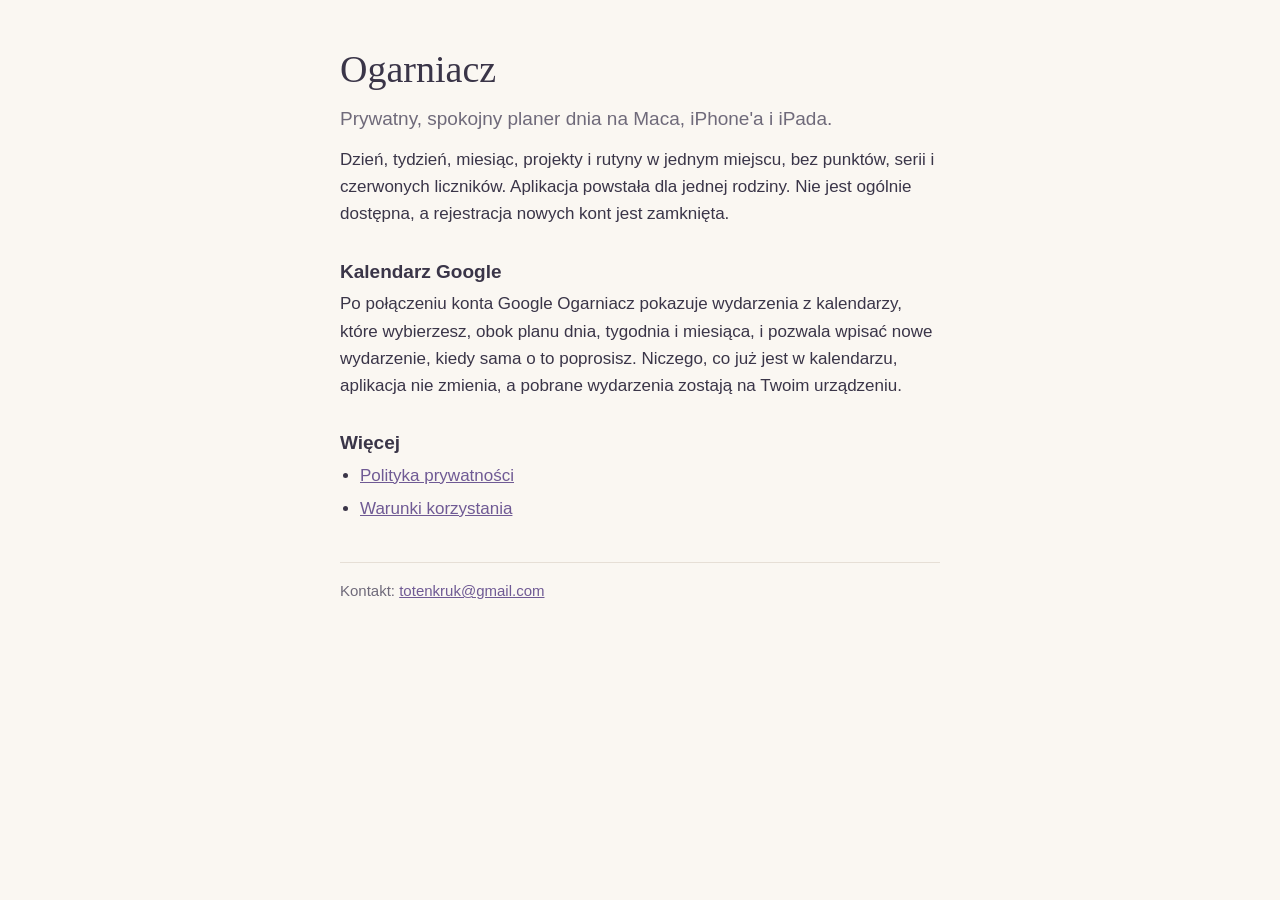
<file: index.html>
<!doctype html>
<html lang="pl">
<head>
<meta charset="utf-8">
<meta name="viewport" content="width=device-width, initial-scale=1">
<title>Ogarniacz</title>
<meta name="description" content="Ogarniacz: prywatny, spokojny planer dnia na Maca, iPhone'a i iPada.">
<link rel="stylesheet" href="style.css">
</head>
<body>
<main>
<h1>Ogarniacz</h1>
<p class="lead">Prywatny, spokojny planer dnia na Maca, iPhone'a i iPada.</p>
<p>Dzień, tydzień, miesiąc, projekty i rutyny w jednym miejscu, bez punktów, serii i czerwonych liczników. Aplikacja powstała dla jednej rodziny. Nie jest ogólnie dostępna, a rejestracja nowych kont jest zamknięta.</p>
<h2>Kalendarz Google</h2>
<p>Po połączeniu konta Google Ogarniacz pokazuje wydarzenia z kalendarzy, które wybierzesz, obok planu dnia, tygodnia i miesiąca, i pozwala wpisać nowe wydarzenie, kiedy sama o to poprosisz. Niczego, co już jest w kalendarzu, aplikacja nie zmienia, a pobrane wydarzenia zostają na Twoim urządzeniu.</p>
<h2>Więcej</h2>
<ul>
<li><a href="prywatnosc.html">Polityka prywatności</a></li>
<li><a href="warunki.html">Warunki korzystania</a></li>
</ul>
<footer>Kontakt: <a href="mailto:totenkruk@gmail.com">totenkruk@gmail.com</a></footer>
</main>
</body>
</html>
</file>
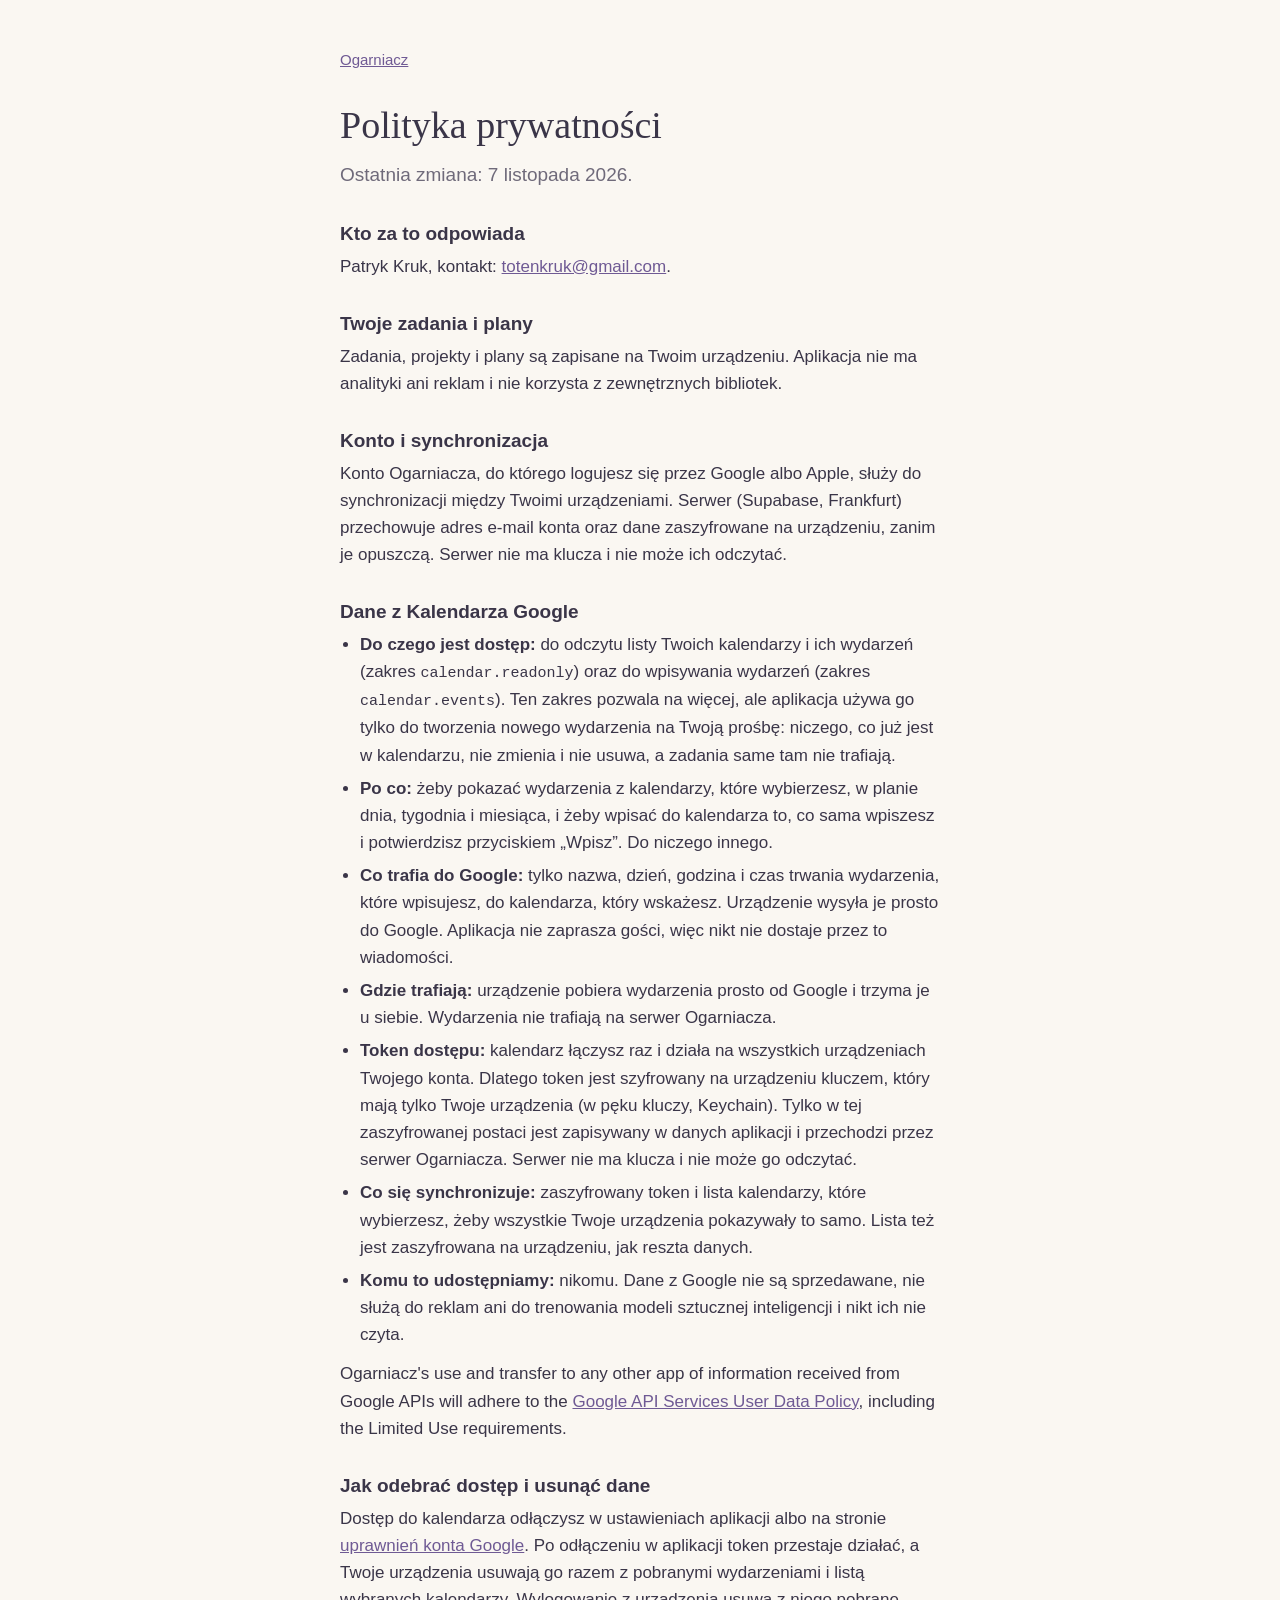
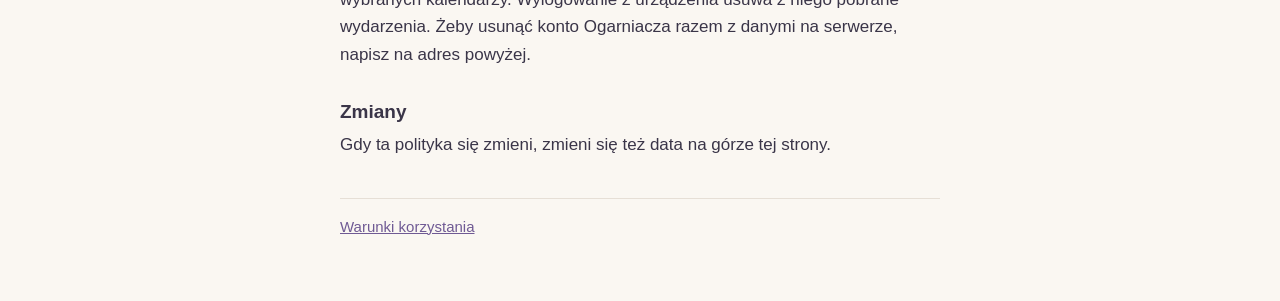
<file: prywatnosc.html>
<!doctype html>
<html lang="pl">
<head>
<meta charset="utf-8">
<meta name="viewport" content="width=device-width, initial-scale=1">
<title>Polityka prywatności: Ogarniacz</title>
<link rel="stylesheet" href="style.css">
</head>
<body>
<main>
<nav><a href="index.html">Ogarniacz</a></nav>
<h1>Polityka prywatności</h1>
<p class="lead">Ostatnia zmiana: 7 listopada 2026.</p>

<h2>Kto za to odpowiada</h2>
<p>Patryk Kruk, kontakt: <a href="mailto:totenkruk@gmail.com">totenkruk@gmail.com</a>.</p>

<h2>Twoje zadania i plany</h2>
<p>Zadania, projekty i plany są zapisane na Twoim urządzeniu. Aplikacja nie ma analityki ani reklam i nie korzysta z zewnętrznych bibliotek.</p>

<h2>Konto i synchronizacja</h2>
<p>Konto Ogarniacza, do którego logujesz się przez Google albo Apple, służy do synchronizacji między Twoimi urządzeniami. Serwer (Supabase, Frankfurt) przechowuje adres e-mail konta oraz dane zaszyfrowane na urządzeniu, zanim je opuszczą. Serwer nie ma klucza i nie może ich odczytać.</p>

<h2>Dane z Kalendarza Google</h2>
<ul>
<li><strong>Do czego jest dostęp:</strong> do odczytu listy Twoich kalendarzy i ich wydarzeń (zakres <code>calendar.readonly</code>) oraz do wpisywania wydarzeń (zakres <code>calendar.events</code>). Ten zakres pozwala na więcej, ale aplikacja używa go tylko do tworzenia nowego wydarzenia na Twoją prośbę: niczego, co już jest w kalendarzu, nie zmienia i nie usuwa, a zadania same tam nie trafiają.</li>
<li><strong>Po co:</strong> żeby pokazać wydarzenia z kalendarzy, które wybierzesz, w planie dnia, tygodnia i miesiąca, i żeby wpisać do kalendarza to, co sama wpiszesz i potwierdzisz przyciskiem „Wpisz”. Do niczego innego.</li>
<li><strong>Co trafia do Google:</strong> tylko nazwa, dzień, godzina i czas trwania wydarzenia, które wpisujesz, do kalendarza, który wskażesz. Urządzenie wysyła je prosto do Google. Aplikacja nie zaprasza gości, więc nikt nie dostaje przez to wiadomości.</li>
<li><strong>Gdzie trafiają:</strong> urządzenie pobiera wydarzenia prosto od Google i trzyma je u siebie. Wydarzenia nie trafiają na serwer Ogarniacza.</li>
<li><strong>Token dostępu:</strong> kalendarz łączysz raz i działa na wszystkich urządzeniach Twojego konta. Dlatego token jest szyfrowany na urządzeniu kluczem, który mają tylko Twoje urządzenia (w pęku kluczy, Keychain). Tylko w tej zaszyfrowanej postaci jest zapisywany w danych aplikacji i przechodzi przez serwer Ogarniacza. Serwer nie ma klucza i nie może go odczytać.</li>
<li><strong>Co się synchronizuje:</strong> zaszyfrowany token i lista kalendarzy, które wybierzesz, żeby wszystkie Twoje urządzenia pokazywały to samo. Lista też jest zaszyfrowana na urządzeniu, jak reszta danych.</li>
<li><strong>Komu to udostępniamy:</strong> nikomu. Dane z Google nie są sprzedawane, nie służą do reklam ani do trenowania modeli sztucznej inteligencji i nikt ich nie czyta.</li>
</ul>
<p lang="en">Ogarniacz's use and transfer to any other app of information received from Google APIs will adhere to the <a href="https://developers.google.com/terms/api-services-user-data-policy">Google API Services User Data Policy</a>, including the Limited Use requirements.</p>

<h2>Jak odebrać dostęp i usunąć dane</h2>
<p>Dostęp do kalendarza odłączysz w ustawieniach aplikacji albo na stronie <a href="https://myaccount.google.com/permissions">uprawnień konta Google</a>. Po odłączeniu w aplikacji token przestaje działać, a Twoje urządzenia usuwają go razem z pobranymi wydarzeniami i listą wybranych kalendarzy. Wylogowanie z urządzenia usuwa z niego pobrane wydarzenia. Żeby usunąć konto Ogarniacza razem z danymi na serwerze, napisz na adres powyżej.</p>

<h2>Zmiany</h2>
<p>Gdy ta polityka się zmieni, zmieni się też data na górze tej strony.</p>
<footer><a href="warunki.html">Warunki korzystania</a></footer>
</main>
</body>
</html>
</file>
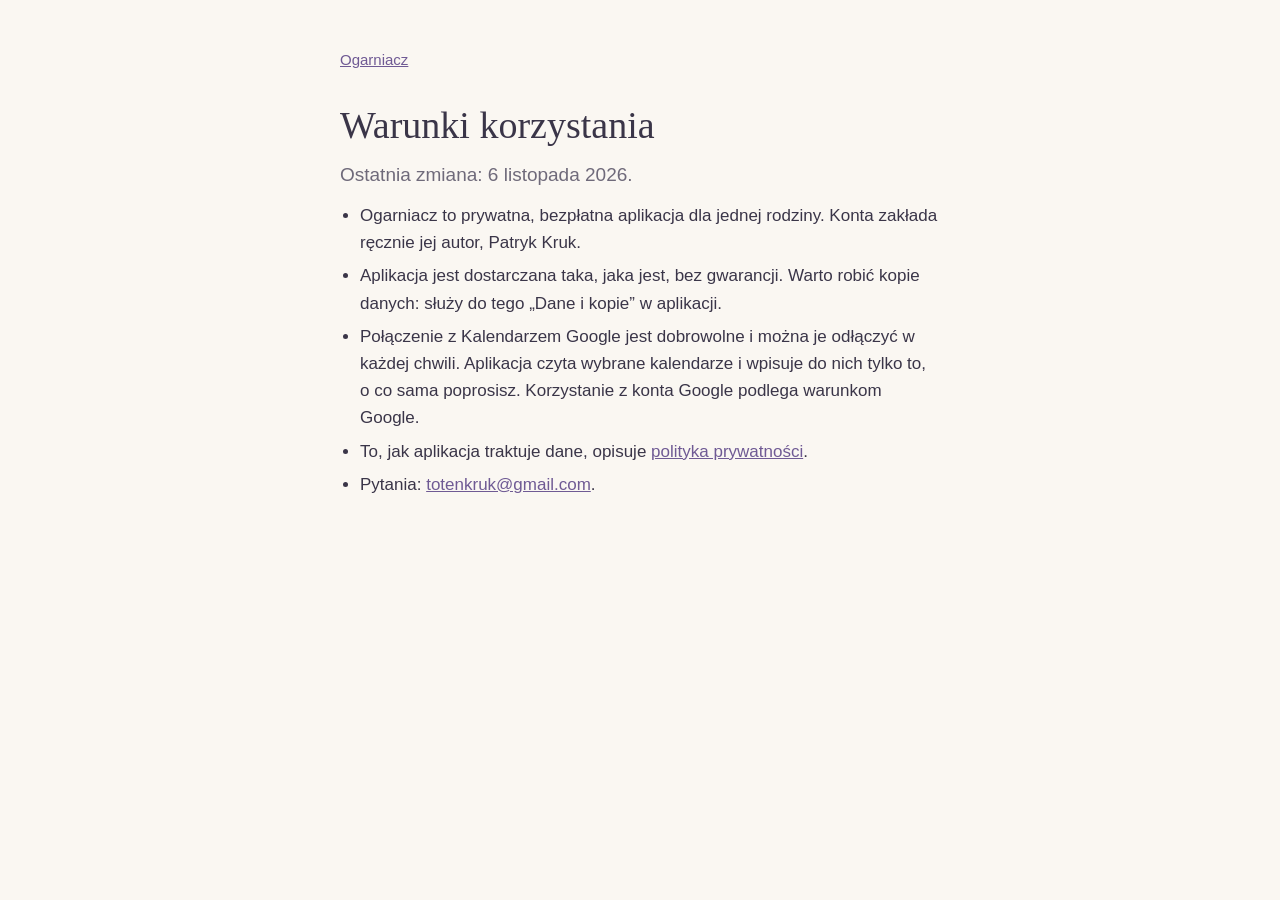
<file: warunki.html>
<!doctype html>
<html lang="pl">
<head>
<meta charset="utf-8">
<meta name="viewport" content="width=device-width, initial-scale=1">
<title>Warunki korzystania: Ogarniacz</title>
<link rel="stylesheet" href="style.css">
</head>
<body>
<main>
<nav><a href="index.html">Ogarniacz</a></nav>
<h1>Warunki korzystania</h1>
<p class="lead">Ostatnia zmiana: 6 listopada 2026.</p>
<ul>
<li>Ogarniacz to prywatna, bezpłatna aplikacja dla jednej rodziny. Konta zakłada ręcznie jej autor, Patryk Kruk.</li>
<li>Aplikacja jest dostarczana taka, jaka jest, bez gwarancji. Warto robić kopie danych: służy do tego „Dane i kopie” w aplikacji.</li>
<li>Połączenie z Kalendarzem Google jest dobrowolne i można je odłączyć w każdej chwili. Aplikacja czyta wybrane kalendarze i wpisuje do nich tylko to, o co sama poprosisz. Korzystanie z konta Google podlega warunkom Google.</li>
<li>To, jak aplikacja traktuje dane, opisuje <a href="prywatnosc.html">polityka prywatności</a>.</li>
<li>Pytania: <a href="mailto:totenkruk@gmail.com">totenkruk@gmail.com</a>.</li>
</ul>
</main>
</body>
</html>
</file>
<file: style.css>
:root { color-scheme: light dark; --bg: #faf7f2; --ink: #3a3548; --soft: #6f6a7a; --line: #e6dfd6; --accent: #6f5a94; }
@media (prefers-color-scheme: dark) { :root { --bg: #1f1d26; --ink: #ece8f2; --soft: #a9a3b5; --line: #3a3646; --accent: #bda8e0; } }
* { box-sizing: border-box; }
body { margin: 0; background: var(--bg); color: var(--ink); font: 17px/1.6 -apple-system, BlinkMacSystemFont, "Segoe UI", Roboto, sans-serif; }
main { max-width: 640px; margin: 0 auto; padding: 48px 20px 64px; }
h1 { font: 400 38px/1.15 Georgia, "Times New Roman", serif; margin: 0 0 12px; }
h2 { font-size: 19px; line-height: 1.3; margin: 32px 0 6px; }
p, ul { margin: 0 0 12px; }
ul { padding-left: 20px; }
li { margin-bottom: 6px; }
a { color: var(--accent); }
.lead { font-size: 19px; color: var(--soft); }
nav, footer { color: var(--soft); font-size: 15px; }
nav { margin-bottom: 32px; }
footer { margin-top: 40px; padding-top: 16px; border-top: 1px solid var(--line); }
code { font-size: 15px; }
</file>
